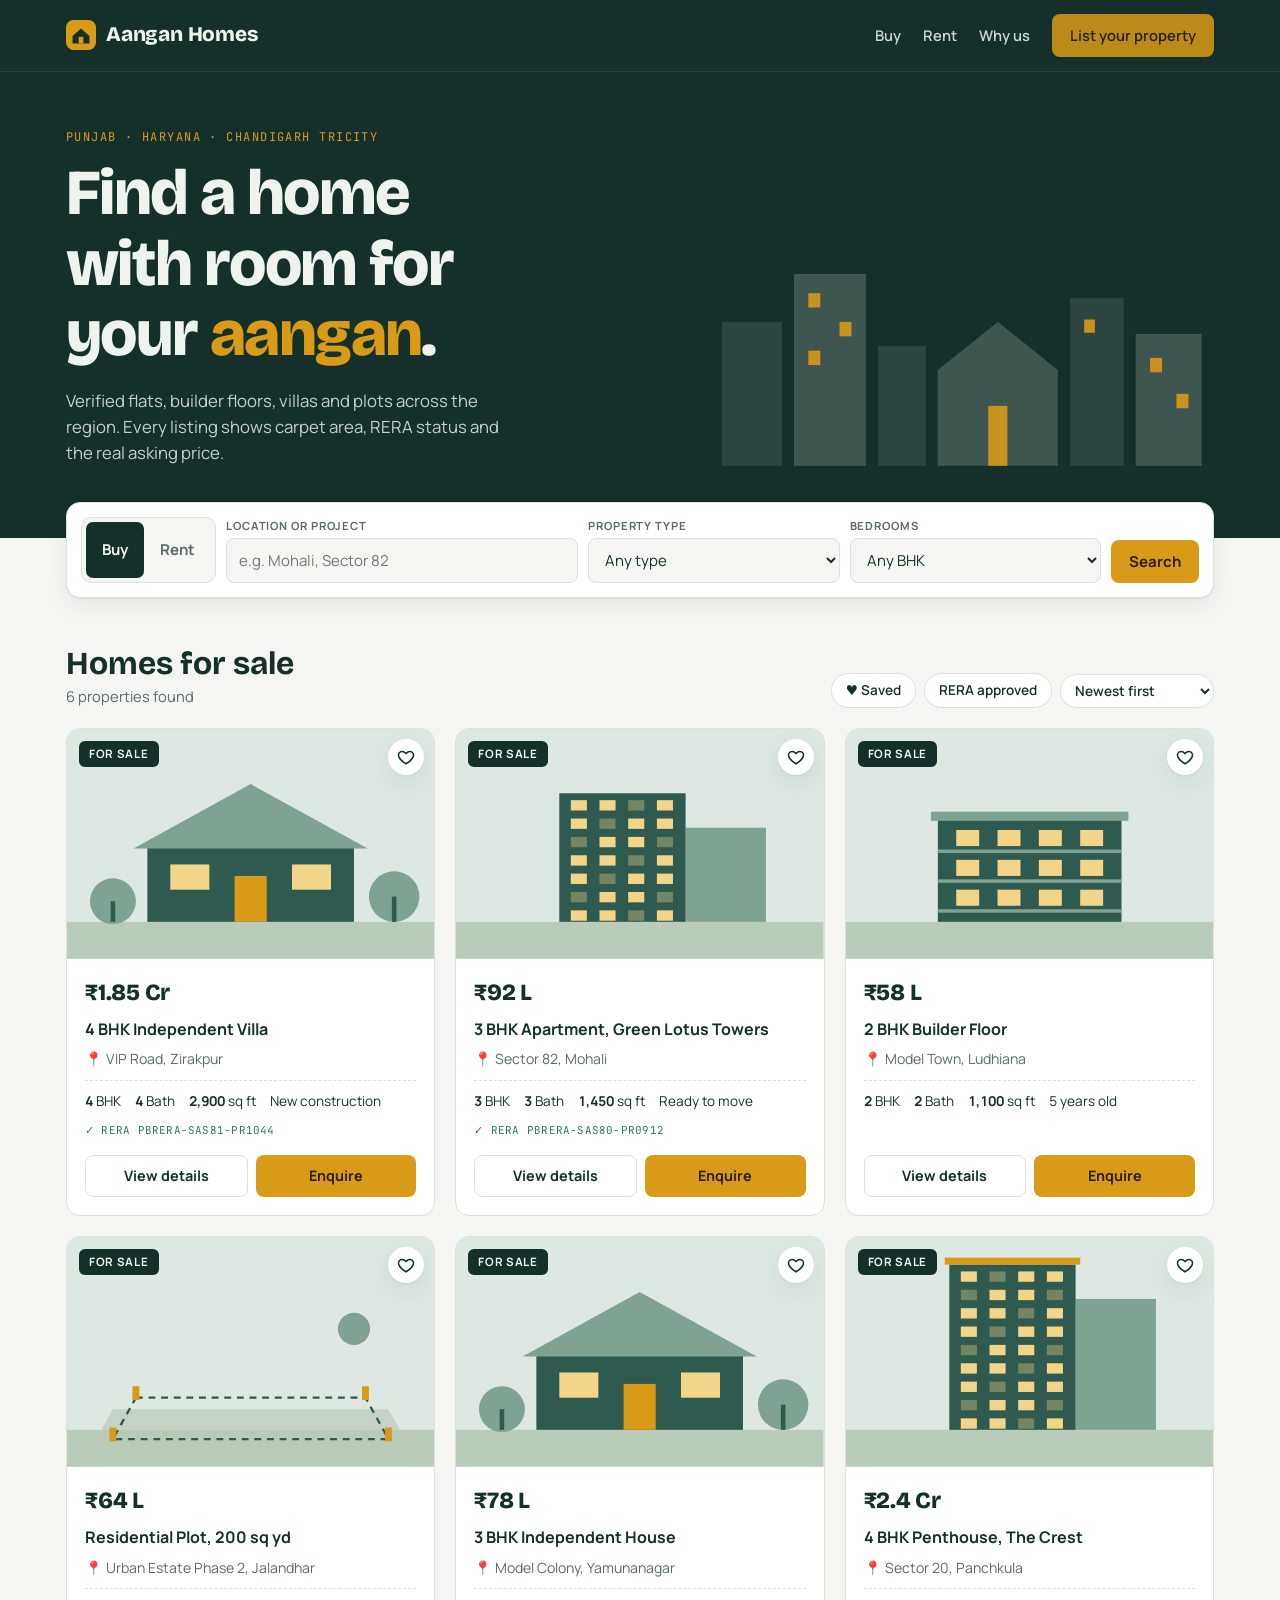
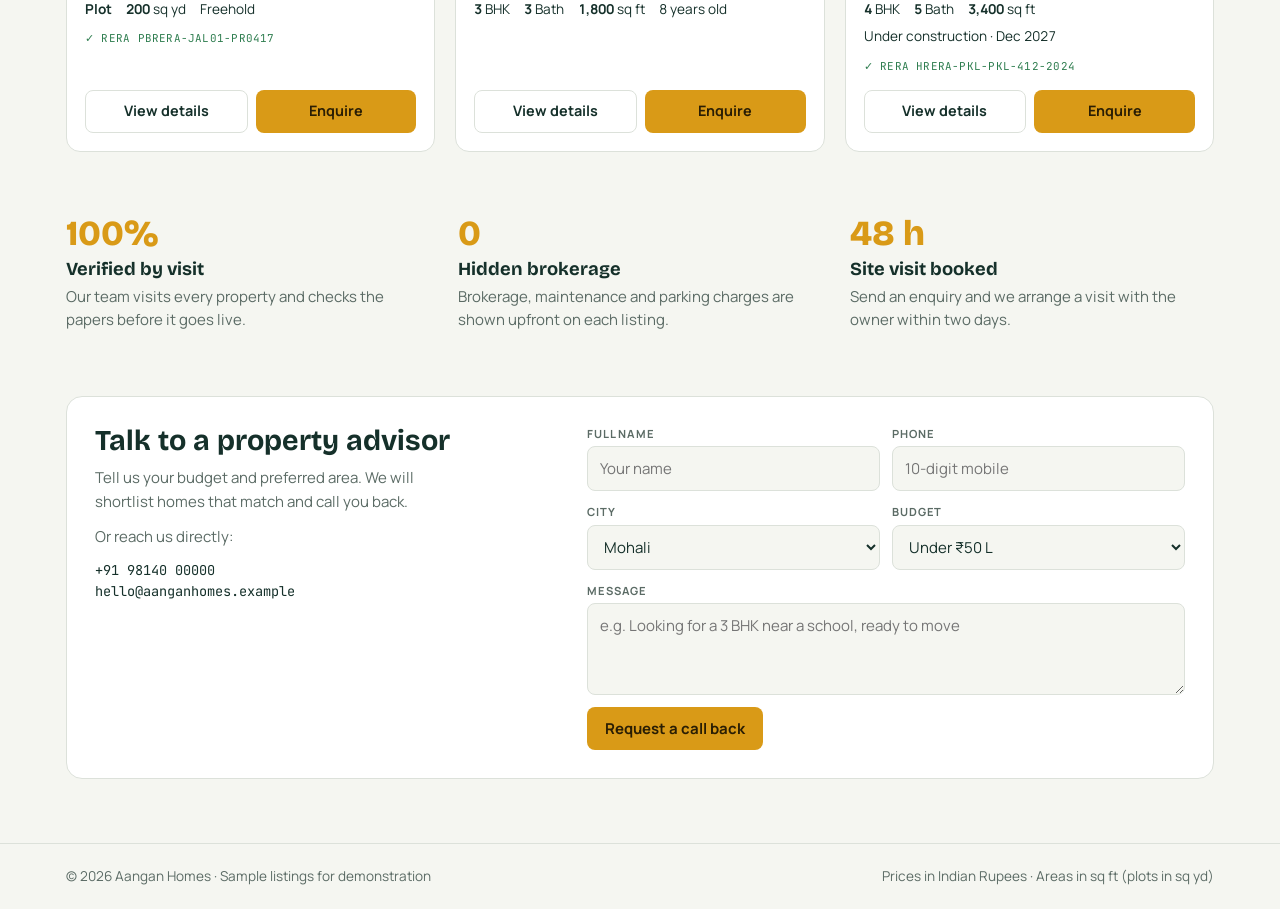
<file: index.html>
<!DOCTYPE html>
<html lang="en">
<head>
<meta charset="utf-8">
<meta name="viewport" content="width=device-width, initial-scale=1, viewport-fit=cover">
<title>Aangan Homes</title>
<link rel="preconnect" href="https://fonts.googleapis.com">
<link rel="stylesheet" href="https://fonts.googleapis.com/css2?family=Bricolage+Grotesque:opsz,wght@12..96,500;12..96,700;12..96,800&family=Manrope:wght@400;500;600;700&family=JetBrains+Mono:wght@500&display=swap">
<link rel="stylesheet" href="style.css">
</head>
<body>

<header class="top">
  <div class="wrap">
    <a class="logo" href="#top" aria-label="Aangan Homes home">
      <svg viewBox="0 0 32 32" aria-hidden="true"><rect width="32" height="32" rx="8" style="fill:var(--accent)"/><path d="M7 17 16 9l9 8v8H7z" style="fill:var(--deep)"/><rect x="13.5" y="18" width="5" height="7" style="fill:var(--accent)"/></svg>
      Aangan Homes
    </a>
    <nav class="links">
      <a href="#listings" data-mode="buy">Buy</a>
      <a href="#listings" data-mode="rent">Rent</a>
      <a href="#why">Why us</a>
      <a class="btn" href="#enquire">List your property</a>
    </nav>
  </div>
</header>

<section class="hero" id="top">
  <div class="wrap">
    <div>
      <div class="eyebrow">Punjab · Haryana · Chandigarh Tricity</div>
      <h1>Find a home with room for your <em>aangan</em>.</h1>
      <p class="lede">Verified flats, builder floors, villas and plots across the region. Every listing shows carpet area, RERA status and the real asking price.</p>
    </div>
    <svg class="skyline" viewBox="0 0 420 200" aria-hidden="true">
      <rect class="s1" x="10" y="80" width="50" height="120"/><rect class="s2" x="70" y="40" width="60" height="160"/>
      <rect class="s1" x="140" y="100" width="40" height="100"/><path class="s2" d="M190 200V120l50-40 50 40v80z"/>
      <rect class="s1" x="300" y="60" width="45" height="140"/><rect class="s2" x="355" y="90" width="55" height="110"/>
      <rect class="sw" x="82" y="56" width="10" height="12"/><rect class="sw" x="108" y="80" width="10" height="12"/><rect class="sw" x="82" y="104" width="10" height="12"/>
      <rect class="sw" x="232" y="150" width="16" height="50"/><rect class="sw" x="312" y="78" width="9" height="11"/><rect class="sw" x="367" y="110" width="10" height="12"/><rect class="sw" x="389" y="140" width="10" height="12"/>
    </svg>
  </div>
</section>

<div class="search wrap">
  <form id="searchForm" role="search">
    <div class="seg" role="group" aria-label="Buy or rent">
      <button type="button" id="segBuy" aria-pressed="true" data-mode="buy">Buy</button>
      <button type="button" id="segRent" aria-pressed="false" data-mode="rent">Rent</button>
    </div>
    <div class="field q">
      <label for="q">Location or project</label>
      <input id="q" type="search" placeholder="e.g. Mohali, Sector 82">
    </div>
    <div class="field">
      <label for="type">Property type</label>
      <select id="type">
        <option value="">Any type</option>
        <option value="apartment">Apartment</option>
        <option value="floor">Builder floor</option>
        <option value="villa">Villa / House</option>
        <option value="plot">Plot</option>
      </select>
    </div>
    <div class="field">
      <label for="bhk">Bedrooms</label>
      <select id="bhk">
        <option value="">Any BHK</option>
        <option value="1">1 BHK</option>
        <option value="2">2 BHK</option>
        <option value="3">3 BHK</option>
        <option value="4">4+ BHK</option>
      </select>
    </div>
    <button class="btn" type="submit">Search</button>
  </form>
</div>

<main>
  <section class="listings wrap" id="listings">
    <div class="bar">
      <div>
        <h2 id="listTitle">Homes for sale</h2>
        <div class="count" id="count" aria-live="polite"></div>
      </div>
      <div class="chips">
        <button class="chip" id="favOnly" aria-pressed="false">♥ Saved</button>
        <button class="chip" id="reraOnly" aria-pressed="false">RERA approved</button>
        <select id="sort" aria-label="Sort listings">
          <option value="new">Newest first</option>
          <option value="low">Price: low to high</option>
          <option value="high">Price: high to low</option>
          <option value="area">Largest area</option>
        </select>
      </div>
    </div>
    <div class="grid" id="grid"></div>
  </section>

  <section class="why wrap" id="why">
    <div class="cols">
      <div><div class="k">100%</div><h3>Verified by visit</h3><p>Our team visits every property and checks the papers before it goes live.</p></div>
      <div><div class="k">0</div><h3>Hidden brokerage</h3><p>Brokerage, maintenance and parking charges are shown upfront on each listing.</p></div>
      <div><div class="k">48 h</div><h3>Site visit booked</h3><p>Send an enquiry and we arrange a visit with the owner within two days.</p></div>
    </div>
  </section>

  <section class="enquire wrap" id="enquire">
    <div class="enq">
      <div>
        <h2>Talk to a property advisor</h2>
        <p>Tell us your budget and preferred area. We will shortlist homes that match and call you back.</p>
        <p>Or reach us directly:</p>
        <div class="contact">+91 98140 00000<br>hello@aanganhomes.example</div>
      </div>
      <form id="enqForm" novalidate>
        <div class="field"><label for="ename">Full name</label><input id="ename" required placeholder="Your name"></div>
        <div class="field"><label for="ephone">Phone</label><input id="ephone" type="tel" required placeholder="10-digit mobile" inputmode="numeric"></div>
        <div class="field"><label for="ecity">City</label><select id="ecity"><option>Mohali</option><option>Chandigarh</option><option>Ludhiana</option><option>Jalandhar</option><option>Phagwara</option><option>Panchkula</option><option>Zirakpur</option><option>Yamunanagar</option></select></div>
        <div class="field"><label for="ebudget">Budget</label><select id="ebudget"><option>Under ₹50 L</option><option>₹50 L – ₹1 Cr</option><option>₹1 Cr – ₹2 Cr</option><option>Above ₹2 Cr</option><option>Rental</option></select></div>
        <div class="field full"><label for="emsg">Message</label><textarea id="emsg" rows="3" placeholder="e.g. Looking for a 3 BHK near a school, ready to move"></textarea></div>
        <div class="full"><button class="btn" type="submit">Request a call back</button></div>
      </form>
    </div>
  </section>
</main>

<footer>
  <div class="wrap">
    <span>© 2026 Aangan Homes · Sample listings for demonstration</span>
    <span>Prices in Indian Rupees · Areas in sq ft (plots in sq yd)</span>
  </div>
</footer>

<div class="overlay" id="overlay" hidden>
  <div class="modal" role="dialog" aria-modal="true" aria-labelledby="mTitle" id="modal"></div>
</div>
<div class="toast" id="toast" hidden role="status"></div>

<script src="script.js"></script>
</body>
</html>
</file>
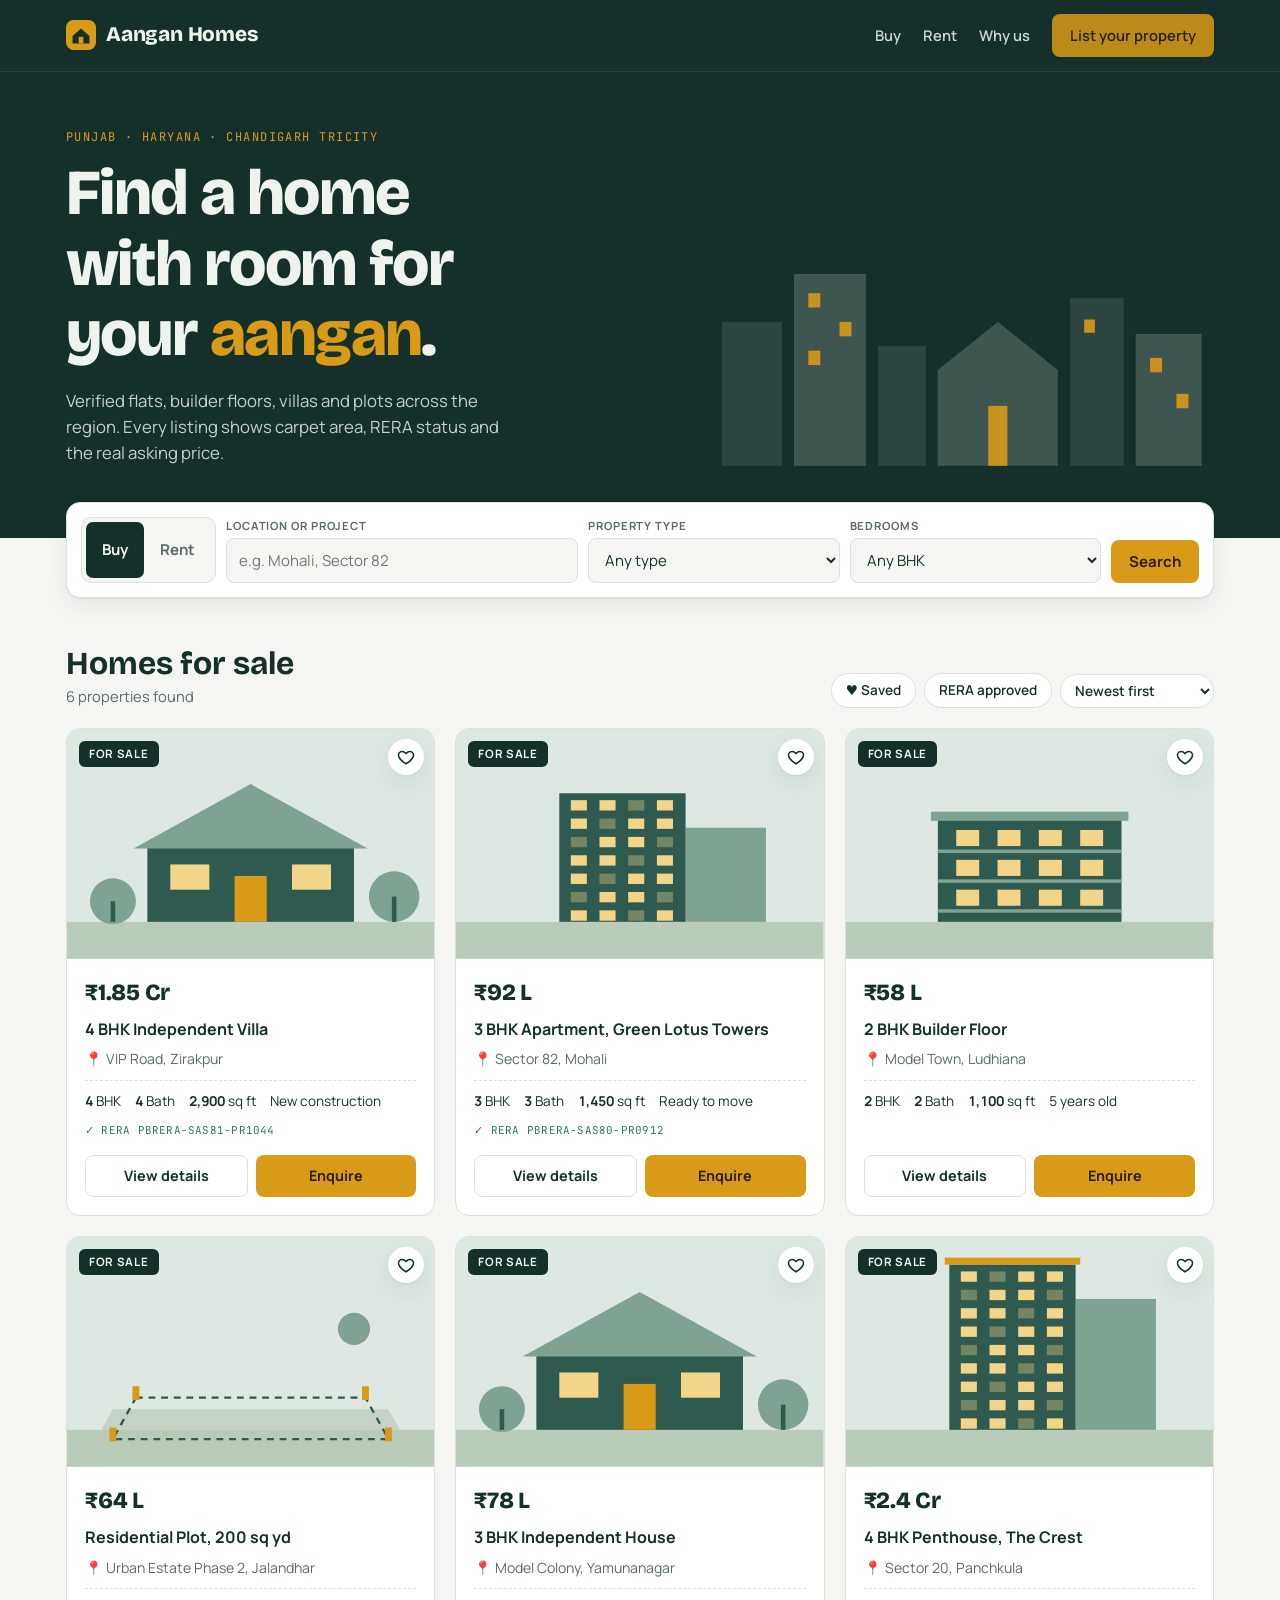
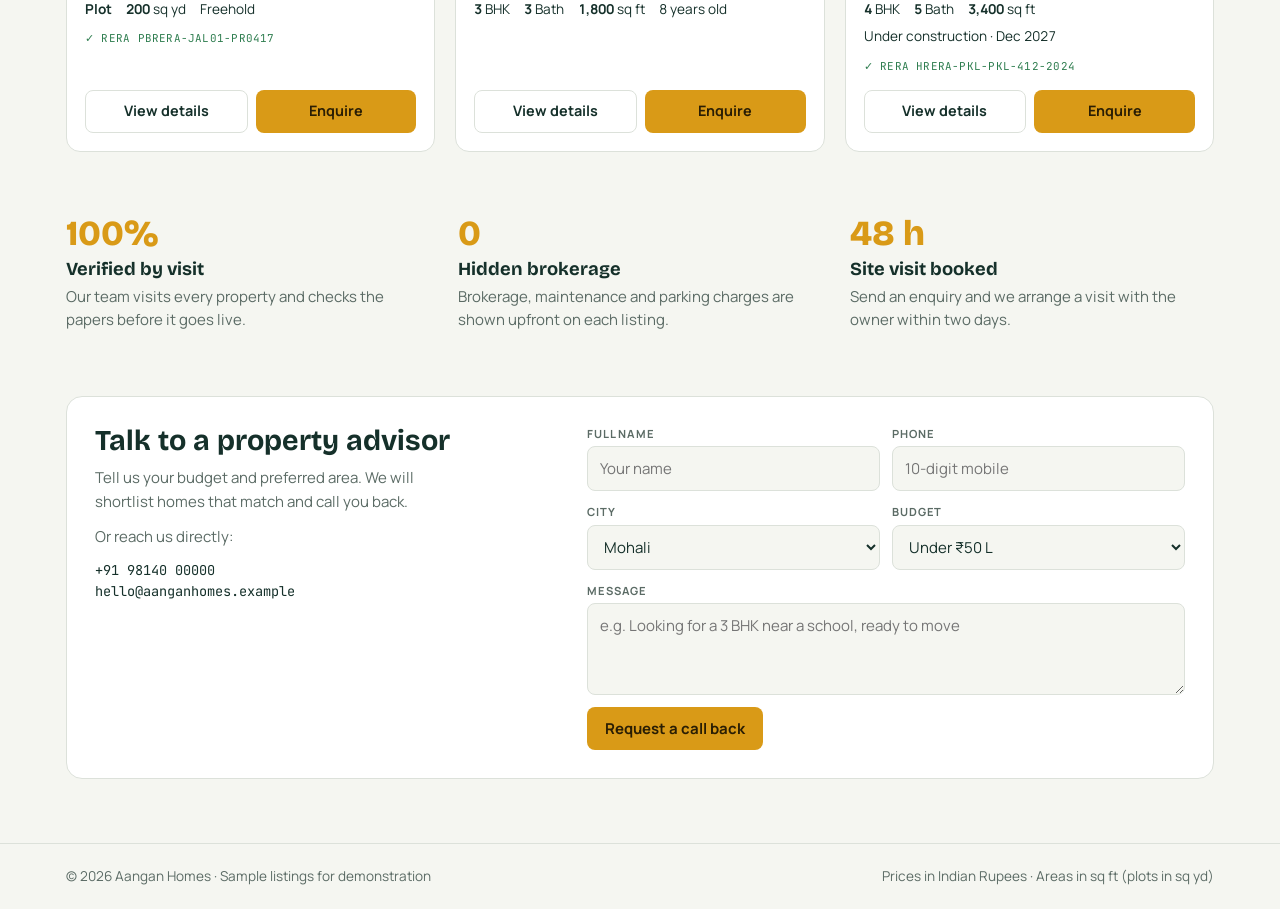
<file: aangan-homes.html>
<!DOCTYPE html>
<html lang="en"><head><meta charset="utf-8"><meta name="viewport" content="width=device-width, initial-scale=1">
<title>Aangan Homes</title>
<meta name="claude:viewport-fit-sides" content="cover">
<link rel="preconnect" href="https://fonts.googleapis.com">
<link rel="stylesheet" href="https://fonts.googleapis.com/css2?family=Bricolage+Grotesque:opsz,wght@12..96,500;12..96,700;12..96,800&family=Manrope:wght@400;500;600;700&family=JetBrains+Mono:wght@500&display=swap">
<style>
/* Layout: sticky header, search-led hero, filter bar + card grid, detail modal with EMI calculator, enquiry form */
:root {
  --paper: #F5F6F1;
  --surface: #FFFFFF;
  --ink: #15302A;
  --muted: #5B6B65;
  --line: #DCE1DA;
  --accent: #D99A17;      /* marigold */
  --accent-ink: #2A1E04;
  --deep: #15302A;        /* hero band */
  --deep-fg: #EEF3EE;
  --sky: #DDE8E2;
  --bldg: #2F5A4F;
  --bldg-2: #7FA393;
  --win: #F3D58A;
  --ground: #B9CBB9;
  --ok: #2E7D4F;
  --shadow: 0 1px 2px rgba(21,48,42,.06), 0 8px 24px rgba(21,48,42,.07);
  --f-display: "Bricolage Grotesque", "Segoe UI", system-ui, sans-serif;
  --f-body: "Manrope", system-ui, -apple-system, "Segoe UI", sans-serif;
  --f-mono: "JetBrains Mono", ui-monospace, Menlo, monospace;
}
@media (prefers-color-scheme: dark) {
  :root:not([data-theme="light"]) {
    --paper: #0F1714; --surface: #17221E; --ink: #E6EEE9; --muted: #9AAEA5; --line: #2A3A34;
    --accent: #E8AE33; --accent-ink: #1E1503; --deep: #0A1310; --deep-fg: #E6EEE9;
    --sky: #1C2C27; --bldg: #4C8574; --bldg-2: #2E4A41; --win: #E8C266; --ground: #24382F;
    --ok: #5FC08A; --shadow: 0 1px 2px rgba(0,0,0,.3), 0 8px 24px rgba(0,0,0,.25);
    color-scheme: dark;
  }
}
:root[data-theme="dark"] {
  --paper: #0F1714; --surface: #17221E; --ink: #E6EEE9; --muted: #9AAEA5; --line: #2A3A34;
  --accent: #E8AE33; --accent-ink: #1E1503; --deep: #0A1310; --deep-fg: #E6EEE9;
  --sky: #1C2C27; --bldg: #4C8574; --bldg-2: #2E4A41; --win: #E8C266; --ground: #24382F;
  --ok: #5FC08A; --shadow: 0 1px 2px rgba(0,0,0,.3), 0 8px 24px rgba(0,0,0,.25);
  color-scheme: dark;
}

* { box-sizing: border-box; }
[hidden] { display: none !important; }
body { margin: 0; }
body { background: var(--paper); color: var(--ink); font-family: var(--f-body); font-size: 15px; line-height: 1.55; }
body::before { content: ""; position: fixed; inset: 0 0 auto; height: env(safe-area-inset-top, 0px); z-index: 10; background: var(--deep); }
h1, h2, h3 { font-family: var(--f-display); text-wrap: balance; margin: 0; line-height: 1.1; }
a { color: inherit; }
button, input, select, textarea { font: inherit; color: inherit; }
:focus-visible { outline: 2px solid var(--accent); outline-offset: 2px; }
.wrap { max-width: 1180px; margin: 0 auto; padding-left: max(16px, env(safe-area-inset-left, 0px)); padding-right: max(16px, env(safe-area-inset-right, 0px)); }

/* Header */
header.top { position: sticky; top: env(safe-area-inset-top, 0px); z-index: 20; background: var(--deep); color: var(--deep-fg); border-bottom: 1px solid rgba(255,255,255,.08); }
header.top .wrap { display: flex; align-items: center; justify-content: space-between; gap: 16px; padding-block: 14px; }
.logo { display: flex; align-items: center; gap: 10px; font-family: var(--f-display); font-weight: 800; font-size: 1.3rem; text-decoration: none; letter-spacing: -.01em; }
.logo svg { width: 30px; height: 30px; }
nav.links { display: flex; gap: 22px; align-items: center; }
nav.links a { text-decoration: none; opacity: .85; font-weight: 600; font-size: .92rem; }
nav.links a:hover { opacity: 1; color: var(--accent); }
.btn { border: 0; border-radius: 8px; padding: 10px 18px; font-weight: 700; cursor: pointer; background: var(--accent); color: var(--accent-ink); text-decoration: none; display: inline-flex; align-items: center; gap: 8px; }
.btn:hover { filter: brightness(1.06); }
.btn.ghost { background: transparent; color: var(--ink); border: 1px solid var(--line); }
@media (max-width: 720px) { nav.links a:not(.btn) { display: none; } }

/* Hero */
.hero { background: var(--deep); color: var(--deep-fg); position: relative; overflow: hidden; }
.hero .wrap { padding-block: 56px 72px; display: grid; grid-template-columns: 1.2fr 1fr; gap: 40px; align-items: end; }
.eyebrow { font-family: var(--f-mono); font-size: .75rem; letter-spacing: .12em; text-transform: uppercase; color: var(--accent); }
.hero h1 { font-size: clamp(2.2rem, 5.5vw, 4rem); font-weight: 800; letter-spacing: -.025em; margin-top: 12px; }
.hero h1 em { font-style: normal; color: var(--accent); }
.hero p.lede { max-width: 46ch; opacity: .82; font-size: 1.05rem; margin: 18px 0 0; }
.skyline { width: 100%; height: auto; max-width: 100%; display: block; }
.skyline .s1 { fill: rgba(255,255,255,.10); } .skyline .s2 { fill: rgba(255,255,255,.18); } .skyline .sw { fill: var(--accent); opacity: .9; }
@media (max-width: 820px) { .hero .wrap { grid-template-columns: 1fr; padding-block: 40px 64px; } .skyline { max-width: 420px; } }

/* Search */
.search { margin-top: -36px; position: relative; z-index: 2; }
.search form { background: var(--surface); border: 1px solid var(--line); border-radius: 14px; box-shadow: var(--shadow); padding: 14px; display: grid; grid-template-columns: auto 1.4fr 1fr 1fr auto; gap: 10px; align-items: end; }
.seg { display: inline-flex; background: var(--paper); border-radius: 10px; padding: 4px; border: 1px solid var(--line); align-self: stretch; }
.seg button { border: 0; background: transparent; padding: 8px 16px; border-radius: 7px; font-weight: 700; cursor: pointer; color: var(--muted); }
.seg button[aria-pressed="true"] { background: var(--deep); color: var(--deep-fg); }
.field { display: grid; gap: 4px; min-width: 0; }
.field label { font-size: .7rem; font-weight: 700; letter-spacing: .08em; text-transform: uppercase; color: var(--muted); }
.field input, .field select, .field textarea { width: 100%; border: 1px solid var(--line); background: var(--paper); border-radius: 8px; padding: 10px 12px; }
@media (max-width: 900px) { .search form { grid-template-columns: 1fr 1fr; } .search .seg { grid-column: 1 / -1; justify-self: start; } .search .btn { grid-column: 1 / -1; justify-content: center; } .search .field.q { grid-column: 1 / -1; } }

/* Listings */
section.listings { padding-block: 48px 24px; }
.bar { display: flex; flex-wrap: wrap; justify-content: space-between; align-items: end; gap: 16px; margin-bottom: 20px; }
.bar h2 { font-size: clamp(1.5rem, 3vw, 2rem); }
.bar .count { color: var(--muted); font-size: .92rem; margin-top: 4px; }
.chips { display: flex; flex-wrap: wrap; gap: 8px; align-items: center; }
.chip { border: 1px solid var(--line); background: var(--surface); padding: 6px 14px; border-radius: 999px; font-weight: 600; font-size: .85rem; cursor: pointer; }
.chip[aria-pressed="true"] { background: var(--ink); color: var(--paper); border-color: var(--ink); }
.chips select { border: 1px solid var(--line); background: var(--surface); padding: 6px 10px; border-radius: 999px; font-weight: 600; font-size: .85rem; }

.grid { display: grid; grid-template-columns: repeat(auto-fill, minmax(min(100%, 300px), 1fr)); gap: 20px; }
.card { background: var(--surface); border: 1px solid var(--line); border-radius: 14px; overflow: hidden; display: flex; flex-direction: column; transition: transform .2s ease, box-shadow .2s ease; }
.card:hover { transform: translateY(-3px); box-shadow: var(--shadow); }
.thumb { position: relative; aspect-ratio: 16 / 10; max-width: 100%; background: var(--sky); }
.thumb svg { width: 100%; height: 100%; display: block; }
.tag { position: absolute; top: 12px; left: 12px; background: var(--deep); color: var(--deep-fg); font-size: .72rem; font-weight: 700; letter-spacing: .06em; text-transform: uppercase; padding: 4px 10px; border-radius: 6px; }
.tag.rent { background: var(--accent); color: var(--accent-ink); }
.fav { position: absolute; top: 10px; right: 10px; width: 36px; height: 36px; border-radius: 50%; border: 0; background: var(--surface); display: grid; place-items: center; cursor: pointer; box-shadow: var(--shadow); }
.fav svg { width: 18px; height: 18px; fill: none; stroke: var(--ink); stroke-width: 2; }
.fav[aria-pressed="true"] svg { fill: #D64545; stroke: #D64545; }
.body { padding: 16px 18px 18px; display: flex; flex-direction: column; gap: 10px; flex: 1; }
.price { font-family: var(--f-display); font-weight: 800; font-size: 1.45rem; letter-spacing: -.01em; }
.price small { font-family: var(--f-body); font-weight: 600; font-size: .8rem; color: var(--muted); }
.card h3 { font-family: var(--f-body); font-size: 1rem; font-weight: 700; }
.loc { color: var(--muted); font-size: .88rem; display: flex; gap: 6px; align-items: center; }
.specs { display: flex; flex-wrap: wrap; gap: 6px 14px; padding-top: 10px; border-top: 1px dashed var(--line); font-size: .85rem; font-variant-numeric: tabular-nums; }
.specs span b { font-weight: 700; }
.rera { font-family: var(--f-mono); font-size: .68rem; color: var(--ok); letter-spacing: .02em; }
.card .actions { margin-top: auto; display: flex; gap: 8px; padding-top: 6px; }
.card .actions .btn { flex: 1; justify-content: center; padding: 9px 12px; font-size: .9rem; }
.empty { grid-column: 1 / -1; text-align: center; padding: 48px 16px; border: 1px dashed var(--line); border-radius: 14px; color: var(--muted); }

/* Why + enquiry */
section.why { padding-block: 40px; }
.why .cols { display: grid; grid-template-columns: repeat(3, 1fr); gap: 28px; }
.why h3 { font-size: 1.15rem; margin-bottom: 6px; }
.why p { margin: 0; color: var(--muted); }
.why .k { font-family: var(--f-display); font-size: 2.2rem; font-weight: 800; color: var(--accent); line-height: 1; margin-bottom: 8px; }
@media (max-width: 720px) { .why .cols { grid-template-columns: 1fr; } }

section.enquire { padding-block: 24px 64px; }
.enq { background: var(--surface); border: 1px solid var(--line); border-radius: 16px; padding: 28px; display: grid; grid-template-columns: 1fr 1.3fr; gap: 32px; }
.enq h2 { font-size: 1.8rem; margin-bottom: 10px; }
.enq p { color: var(--muted); margin: 0 0 12px; max-width: 40ch; }
.enq form { display: grid; grid-template-columns: 1fr 1fr; gap: 12px; }
.enq form .full { grid-column: 1 / -1; }
.enq .contact { font-family: var(--f-mono); font-size: .85rem; user-select: all; }
@media (max-width: 760px) { .enq { grid-template-columns: 1fr; padding: 20px; } .enq form { grid-template-columns: 1fr; } }

footer { border-top: 1px solid var(--line); color: var(--muted); font-size: .85rem; }
footer .wrap { padding-block: 22px; display: flex; flex-wrap: wrap; justify-content: space-between; gap: 10px; }

/* Modal */
.overlay { position: fixed; inset: 0; background: rgba(8,16,13,.6); z-index: 50; display: grid; place-items: center; padding: max(16px, env(safe-area-inset-top, 0px)) max(16px, env(safe-area-inset-right, 0px)) max(16px, env(safe-area-inset-bottom, 0px)) max(16px, env(safe-area-inset-left, 0px)); }
.modal { background: var(--surface); border-radius: 16px; width: min(760px, 100%); max-height: 100%; overflow: auto; position: relative; }
.modal .thumb { aspect-ratio: 16 / 7; }
.modal .close { position: absolute; top: 12px; right: 12px; z-index: 2; width: 36px; height: 36px; border-radius: 50%; border: 0; background: var(--surface); cursor: pointer; font-size: 1.2rem; box-shadow: var(--shadow); }
.modal .inner { padding: 22px 24px 26px; display: grid; gap: 16px; }
.modal h2 { font-size: 1.6rem; }
.facts { display: grid; grid-template-columns: repeat(4, 1fr); gap: 1px; background: var(--line); border: 1px solid var(--line); border-radius: 10px; overflow: hidden; }
.facts div { background: var(--surface); padding: 10px 12px; }
.facts dt { font-size: .68rem; text-transform: uppercase; letter-spacing: .08em; color: var(--muted); font-weight: 700; }
.facts dd { margin: 2px 0 0; font-weight: 700; font-variant-numeric: tabular-nums; }
@media (max-width: 560px) { .facts { grid-template-columns: repeat(2, 1fr); } }
.amen { display: flex; flex-wrap: wrap; gap: 6px; }
.amen span { background: var(--paper); border: 1px solid var(--line); padding: 4px 10px; border-radius: 6px; font-size: .82rem; }
.emi { background: var(--paper); border: 1px solid var(--line); border-radius: 12px; padding: 16px; display: grid; gap: 12px; }
.emi h3 { font-size: 1.05rem; }
.emi .row { display: grid; grid-template-columns: repeat(3, 1fr); gap: 10px; }
@media (max-width: 560px) { .emi .row { grid-template-columns: 1fr; } }
.emi output { font-family: var(--f-display); font-size: 1.6rem; font-weight: 800; font-variant-numeric: tabular-nums; }
.emi .note { font-size: .8rem; color: var(--muted); }

.toast { position: fixed; left: 50%; bottom: calc(20px + env(safe-area-inset-bottom, 0px)); transform: translateX(-50%); background: var(--ink); color: var(--paper); padding: 12px 18px; border-radius: 10px; font-weight: 600; z-index: 60; max-width: calc(100% - 32px); }

/* Illustration */
.ill-sky { fill: var(--sky); } .ill-b { fill: var(--bldg); } .ill-b2 { fill: var(--bldg-2); } .ill-w { fill: var(--win); } .ill-g { fill: var(--ground); } .ill-a { fill: var(--accent); } .ill-l { stroke: var(--bldg); stroke-width: 2; fill: none; stroke-dasharray: 6 5; }

@media (prefers-reduced-motion: reduce) { .card, .card:hover { transition: none; transform: none; } }
</style>
</head><body>

<header class="top">
  <div class="wrap">
    <a class="logo" href="#top" aria-label="Aangan Homes home">
      <svg viewBox="0 0 32 32" aria-hidden="true"><rect width="32" height="32" rx="8" style="fill:var(--accent)"/><path d="M7 17 16 9l9 8v8H7z" style="fill:var(--deep)"/><rect x="13.5" y="18" width="5" height="7" style="fill:var(--accent)"/></svg>
      Aangan Homes
    </a>
    <nav class="links">
      <a href="#listings" data-mode="buy">Buy</a>
      <a href="#listings" data-mode="rent">Rent</a>
      <a href="#why">Why us</a>
      <a class="btn" href="#enquire">List your property</a>
    </nav>
  </div>
</header>

<section class="hero" id="top">
  <div class="wrap">
    <div>
      <div class="eyebrow">Punjab · Haryana · Chandigarh Tricity</div>
      <h1>Find a home with room for your <em>aangan</em>.</h1>
      <p class="lede">Verified flats, builder floors, villas and plots across the region. Every listing shows carpet area, RERA status and the real asking price.</p>
    </div>
    <svg class="skyline" viewBox="0 0 420 200" aria-hidden="true">
      <rect class="s1" x="10" y="80" width="50" height="120"/><rect class="s2" x="70" y="40" width="60" height="160"/>
      <rect class="s1" x="140" y="100" width="40" height="100"/><path class="s2" d="M190 200V120l50-40 50 40v80z"/>
      <rect class="s1" x="300" y="60" width="45" height="140"/><rect class="s2" x="355" y="90" width="55" height="110"/>
      <rect class="sw" x="82" y="56" width="10" height="12"/><rect class="sw" x="108" y="80" width="10" height="12"/><rect class="sw" x="82" y="104" width="10" height="12"/>
      <rect class="sw" x="232" y="150" width="16" height="50"/><rect class="sw" x="312" y="78" width="9" height="11"/><rect class="sw" x="367" y="110" width="10" height="12"/><rect class="sw" x="389" y="140" width="10" height="12"/>
    </svg>
  </div>
</section>

<div class="search wrap">
  <form id="searchForm" role="search">
    <div class="seg" role="group" aria-label="Buy or rent">
      <button type="button" id="segBuy" aria-pressed="true" data-mode="buy">Buy</button>
      <button type="button" id="segRent" aria-pressed="false" data-mode="rent">Rent</button>
    </div>
    <div class="field q">
      <label for="q">Location or project</label>
      <input id="q" type="search" placeholder="e.g. Mohali, Sector 82">
    </div>
    <div class="field">
      <label for="type">Property type</label>
      <select id="type">
        <option value="">Any type</option>
        <option value="apartment">Apartment</option>
        <option value="floor">Builder floor</option>
        <option value="villa">Villa / House</option>
        <option value="plot">Plot</option>
      </select>
    </div>
    <div class="field">
      <label for="bhk">Bedrooms</label>
      <select id="bhk">
        <option value="">Any BHK</option>
        <option value="1">1 BHK</option>
        <option value="2">2 BHK</option>
        <option value="3">3 BHK</option>
        <option value="4">4+ BHK</option>
      </select>
    </div>
    <button class="btn" type="submit">Search</button>
  </form>
</div>

<main>
  <section class="listings wrap" id="listings">
    <div class="bar">
      <div>
        <h2 id="listTitle">Homes for sale</h2>
        <div class="count" id="count" aria-live="polite"></div>
      </div>
      <div class="chips">
        <button class="chip" id="favOnly" aria-pressed="false">♥ Saved</button>
        <button class="chip" id="reraOnly" aria-pressed="false">RERA approved</button>
        <select id="sort" aria-label="Sort listings">
          <option value="new">Newest first</option>
          <option value="low">Price: low to high</option>
          <option value="high">Price: high to low</option>
          <option value="area">Largest area</option>
        </select>
      </div>
    </div>
    <div class="grid" id="grid"></div>
  </section>

  <section class="why wrap" id="why">
    <div class="cols">
      <div><div class="k">100%</div><h3>Verified by visit</h3><p>Our team visits every property and checks the papers before it goes live.</p></div>
      <div><div class="k">0</div><h3>Hidden brokerage</h3><p>Brokerage, maintenance and parking charges are shown upfront on each listing.</p></div>
      <div><div class="k">48 h</div><h3>Site visit booked</h3><p>Send an enquiry and we arrange a visit with the owner within two days.</p></div>
    </div>
  </section>

  <section class="enquire wrap" id="enquire">
    <div class="enq">
      <div>
        <h2>Talk to a property advisor</h2>
        <p>Tell us your budget and preferred area. We will shortlist homes that match and call you back.</p>
        <p>Or reach us directly:</p>
        <div class="contact">+91 98140 00000<br>hello@aanganhomes.example</div>
      </div>
      <form id="enqForm" novalidate>
        <div class="field"><label for="ename">Full name</label><input id="ename" required placeholder="Your name"></div>
        <div class="field"><label for="ephone">Phone</label><input id="ephone" type="tel" required placeholder="10-digit mobile" inputmode="numeric"></div>
        <div class="field"><label for="ecity">City</label><select id="ecity"><option>Mohali</option><option>Chandigarh</option><option>Ludhiana</option><option>Jalandhar</option><option>Phagwara</option><option>Panchkula</option><option>Zirakpur</option><option>Yamunanagar</option></select></div>
        <div class="field"><label for="ebudget">Budget</label><select id="ebudget"><option>Under ₹50 L</option><option>₹50 L – ₹1 Cr</option><option>₹1 Cr – ₹2 Cr</option><option>Above ₹2 Cr</option><option>Rental</option></select></div>
        <div class="field full"><label for="emsg">Message</label><textarea id="emsg" rows="3" placeholder="e.g. Looking for a 3 BHK near a school, ready to move"></textarea></div>
        <div class="full"><button class="btn" type="submit">Request a call back</button></div>
      </form>
    </div>
  </section>
</main>

<footer>
  <div class="wrap">
    <span>© 2026 Aangan Homes · Sample listings for demonstration</span>
    <span>Prices in Indian Rupees · Areas in sq ft (plots in sq yd)</span>
  </div>
</footer>

<div class="overlay" id="overlay" hidden>
  <div class="modal" role="dialog" aria-modal="true" aria-labelledby="mTitle" id="modal"></div>
</div>
<div class="toast" id="toast" hidden role="status"></div>

<script>
const listings = [
  { id: 1, mode: "buy", type: "apartment", bhk: 3, title: "3 BHK Apartment, Green Lotus Towers", city: "Mohali", area: "Sector 82, Mohali", price: 9200000, size: 1450, unit: "sq ft", bath: 3, floor: "7 of 14", facing: "East", rera: "PBRERA-SAS80-PR0912", age: "Ready to move", amen: ["Covered parking", "Power backup", "Gym", "Club house", "24×7 security"], added: 9 },
  { id: 2, mode: "buy", type: "floor", bhk: 2, title: "2 BHK Builder Floor", city: "Ludhiana", area: "Model Town, Ludhiana", price: 5800000, size: 1100, unit: "sq ft", bath: 2, floor: "1 of 3", facing: "North", rera: "", age: "5 years old", amen: ["Modular kitchen", "Car parking", "Park facing"], added: 7 },
  { id: 3, mode: "buy", type: "villa", bhk: 4, title: "4 BHK Independent Villa", city: "Zirakpur", area: "VIP Road, Zirakpur", price: 18500000, size: 2900, unit: "sq ft", bath: 4, floor: "G + 2", facing: "North-East", rera: "PBRERA-SAS81-PR1044", age: "New construction", amen: ["Private lawn", "Terrace", "2 car parking", "Servant room", "Solar water heater"], added: 10 },
  { id: 4, mode: "rent", type: "apartment", bhk: 1, title: "1 BHK Furnished Studio", city: "Phagwara", area: "Near LPU, Phagwara", price: 12000, size: 520, unit: "sq ft", bath: 1, floor: "3 of 5", facing: "West", rera: "", age: "Furnished", amen: ["Wi-Fi", "AC", "Bed & wardrobe", "Power backup"], added: 8 },
  { id: 5, mode: "buy", type: "plot", bhk: 0, title: "Residential Plot, 200 sq yd", city: "Jalandhar", area: "Urban Estate Phase 2, Jalandhar", price: 6400000, size: 200, unit: "sq yd", bath: 0, floor: "—", facing: "South", rera: "PBRERA-JAL01-PR0417", age: "Freehold", amen: ["Gated colony", "Corner plot", "30 ft road"], added: 5 },
  { id: 6, mode: "rent", type: "apartment", bhk: 2, title: "2 BHK Apartment, Skyline Residency", city: "Mohali", area: "Sector 70, Mohali", price: 22000, size: 1050, unit: "sq ft", bath: 2, floor: "4 of 10", facing: "East", rera: "PBRERA-SAS80-PR0388", age: "Semi-furnished", amen: ["Lift", "Covered parking", "Children's play area"], added: 6 },
  { id: 7, mode: "buy", type: "villa", bhk: 3, title: "3 BHK Independent House", city: "Yamunanagar", area: "Model Colony, Yamunanagar", price: 7800000, size: 1800, unit: "sq ft", bath: 3, floor: "G + 1", facing: "East", rera: "", age: "8 years old", amen: ["Courtyard", "Car porch", "Borewell"], added: 4 },
  { id: 8, mode: "buy", type: "apartment", bhk: 4, title: "4 BHK Penthouse, The Crest", city: "Panchkula", area: "Sector 20, Panchkula", price: 24000000, size: 3400, unit: "sq ft", bath: 5, floor: "15 of 15", facing: "North", rera: "HRERA-PKL-PKL-412-2024", age: "Under construction · Dec 2027", amen: ["Private terrace", "Jacuzzi", "3 car parking", "Club house", "Pool"], added: 3 },
  { id: 9, mode: "rent", type: "floor", bhk: 3, title: "3 BHK Builder Floor", city: "Ludhiana", area: "Sarabha Nagar, Ludhiana", price: 32000, size: 1600, unit: "sq ft", bath: 3, floor: "2 of 3", facing: "North", rera: "", age: "Unfurnished", amen: ["Lift", "Stilt parking", "Near market"], added: 2 },
  { id: 10, mode: "rent", type: "villa", bhk: 4, title: "4 BHK Kothi with Lawn", city: "Chandigarh", area: "Sector 8, Chandigarh", price: 95000, size: 3200, unit: "sq ft", bath: 4, floor: "G + 1", facing: "South", rera: "", age: "Semi-furnished", amen: ["Front lawn", "Servant quarter", "3 car parking"], added: 1 }
];

const state = { mode: "buy", q: "", type: "", bhk: "", fav: false, rera: false, sort: "new" };
let saved = new Set();
try { saved = new Set(JSON.parse(localStorage.getItem("aangan-saved") || "[]")); } catch (e) {}
function persist() { try { localStorage.setItem("aangan-saved", JSON.stringify([...saved])); } catch (e) {} }

const inr = n => n.toLocaleString("en-IN");
function fmtPrice(l) {
  if (l.mode === "rent") return `₹${inr(l.price)} <small>/ month</small>`;
  if (l.price >= 1e7) return `₹${+(l.price / 1e7).toFixed(2)} Cr`;
  return `₹${+(l.price / 1e5).toFixed(1)} L`;
}
const typeName = { apartment: "Apartment", floor: "Builder floor", villa: "Villa / House", plot: "Plot" };

/* Small drawn illustration per property type */
function illus(l) {
  const sky = `<rect class="ill-sky" width="320" height="200"/><rect class="ill-g" y="168" width="320" height="32"/>`;
  let s = "";
  if (l.type === "apartment") {
    const floors = l.bhk >= 4 ? 9 : 7, top = 168 - floors * 16;
    s += `<rect class="ill-b2" x="200" y="${top + 30}" width="70" height="${168 - top - 30}"/>`;
    s += `<rect class="ill-b" x="90" y="${top}" width="110" height="${168 - top}"/>`;
    for (let f = 0; f < floors; f++) for (let c = 0; c < 4; c++) s += `<rect class="ill-w" x="${100 + c * 25}" y="${top + 6 + f * 16}" width="14" height="9" opacity="${(f + c + l.id) % 3 ? 1 : .35}"/>`;
    if (l.bhk >= 4) s += `<rect class="ill-a" x="86" y="${top - 6}" width="118" height="6"/>`;
  } else if (l.type === "floor") {
    s += `<rect class="ill-b" x="80" y="78" width="160" height="90"/><rect class="ill-b2" x="74" y="72" width="172" height="8"/>`;
    for (let f = 0; f < 3; f++) { for (let c = 0; c < 4; c++) s += `<rect class="ill-w" x="${96 + c * 36}" y="${88 + f * 26}" width="20" height="14"/>`; s += `<rect class="ill-b2" x="80" y="${105 + f * 26}" width="160" height="3"/>`; }
  } else if (l.type === "villa") {
    s += `<rect class="ill-b" x="70" y="100" width="180" height="68"/><path class="ill-b2" d="M58 104 160 48l102 56z"/>`;
    s += `<rect class="ill-a" x="146" y="128" width="28" height="40"/><rect class="ill-w" x="90" y="118" width="34" height="22"/><rect class="ill-w" x="196" y="118" width="34" height="22"/>`;
    s += `<circle class="ill-b2" cx="40" cy="150" r="20"/><rect class="ill-b" x="38" y="150" width="4" height="18"/><circle class="ill-b2" cx="285" cy="146" r="22"/><rect class="ill-b" x="283" y="146" width="4" height="22"/>`;
  } else {
    s += `<path class="ill-g" d="M40 150 280 150 300 186 20 186z" opacity=".7"/><path class="ill-l" d="M60 140h200l20 36H40z"/>`;
    [[60,140],[260,140],[280,176],[40,176]].forEach(([x,y]) => s += `<rect class="ill-a" x="${x-3}" y="${y-10}" width="6" height="12"/>`);
    s += `<circle class="ill-b2" cx="250" cy="80" r="14"/>`;
  }
  return `<svg viewBox="0 0 320 200" preserveAspectRatio="xMidYMax slice" aria-hidden="true">${sky}${s}</svg>`;
}

function filtered() {
  const q = state.q.trim().toLowerCase();
  let out = listings.filter(l =>
    l.mode === state.mode &&
    (!q || (l.title + " " + l.area + " " + l.city).toLowerCase().includes(q)) &&
    (!state.type || l.type === state.type) &&
    (!state.bhk || (state.bhk === "4" ? l.bhk >= 4 : l.bhk === +state.bhk)) &&
    (!state.fav || saved.has(l.id)) &&
    (!state.rera || l.rera));
  const by = { new: (a, b) => b.added - a.added, low: (a, b) => a.price - b.price, high: (a, b) => b.price - a.price, area: (a, b) => (b.unit === "sq yd" ? b.size * 9 : b.size) - (a.unit === "sq yd" ? a.size * 9 : a.size) };
  return out.sort(by[state.sort]);
}

const heart = `<svg viewBox="0 0 24 24"><path d="M12 21s-7.5-4.6-9.5-9.2C1 8.3 3.2 4.5 6.9 4.5c2.1 0 3.6 1.1 5.1 2.9 1.5-1.8 3-2.9 5.1-2.9 3.7 0 5.9 3.8 4.4 7.3C19.5 16.4 12 21 12 21z"/></svg>`;

function render() {
  const items = filtered();
  document.getElementById("listTitle").textContent = state.mode === "buy" ? "Homes for sale" : "Homes for rent";
  document.getElementById("count").textContent = `${items.length} ${items.length === 1 ? "property" : "properties"} found`;
  const grid = document.getElementById("grid");
  if (!items.length) {
    grid.innerHTML = `<div class="empty"><h3>No homes match these filters</h3><p>Try a nearby city, a different BHK, or clear the Saved and RERA filters.</p></div>`;
    return;
  }
  grid.innerHTML = items.map(l => `
    <article class="card">
      <div class="thumb">${illus(l)}
        <span class="tag ${l.mode}">${l.mode === "buy" ? "For sale" : "For rent"}</span>
        <button class="fav" data-fav="${l.id}" aria-pressed="${saved.has(l.id)}" aria-label="Save ${l.title}">${heart}</button>
      </div>
      <div class="body">
        <div class="price">${fmtPrice(l)}</div>
        <h3>${l.title}</h3>
        <div class="loc">📍 ${l.area}</div>
        <div class="specs">
          ${l.bhk ? `<span><b>${l.bhk}</b> BHK</span><span><b>${l.bath}</b> Bath</span>` : `<span><b>${typeName[l.type]}</b></span>`}
          <span><b>${inr(l.size)}</b> ${l.unit}</span>
          <span>${l.age}</span>
        </div>
        ${l.rera ? `<div class="rera">✓ RERA ${l.rera}</div>` : ""}
        <div class="actions">
          <button class="btn ghost" data-open="${l.id}">View details</button>
          <button class="btn" data-enquire="${l.id}">Enquire</button>
        </div>
      </div>
    </article>`).join("");
}

/* Modal with EMI calculator */
const overlay = document.getElementById("overlay"), modal = document.getElementById("modal");
let lastFocus = null;
function openModal(id) {
  const l = listings.find(x => x.id === id);
  lastFocus = document.activeElement;
  const emiBlock = l.mode === "buy" ? `
    <div class="emi">
      <h3>Home loan EMI estimate</h3>
      <div class="row">
        <div class="field"><label for="emiLoan">Loan amount (₹)</label><input id="emiLoan" type="number" min="0" step="50000" value="${Math.round(l.price * 0.8)}"></div>
        <div class="field"><label for="emiRate">Interest rate (% p.a.)</label><input id="emiRate" type="number" min="1" max="20" step="0.05" value="8.5"></div>
        <div class="field"><label for="emiYears">Tenure (years)</label><input id="emiYears" type="number" min="1" max="30" value="20"></div>
      </div>
      <div><output id="emiOut"></output> <span class="note">per month</span></div>
      <div class="note" id="emiNote"></div>
    </div>` : `
    <div class="emi"><h3>Move-in cost</h3><div><output>₹${inr(l.price * 3)}</output> <span class="note">approx. (2 months deposit + 1 month rent)</span></div></div>`;
  modal.innerHTML = `
    <button class="close" id="closeModal" aria-label="Close">✕</button>
    <div class="thumb">${illus(l)}<span class="tag ${l.mode}">${l.mode === "buy" ? "For sale" : "For rent"}</span></div>
    <div class="inner">
      <div>
        <div class="price">${fmtPrice(l)}</div>
        <h2 id="mTitle">${l.title}</h2>
        <div class="loc">📍 ${l.area}</div>
      </div>
      <dl class="facts">
        <div><dt>Type</dt><dd>${typeName[l.type]}</dd></div>
        <div><dt>${l.unit === "sq yd" ? "Plot area" : "Carpet area"}</dt><dd>${inr(l.size)} ${l.unit}</dd></div>
        <div><dt>Floor</dt><dd>${l.floor}</dd></div>
        <div><dt>Facing</dt><dd>${l.facing}</dd></div>
        <div><dt>Bedrooms</dt><dd>${l.bhk || "—"}</dd></div>
        <div><dt>Bathrooms</dt><dd>${l.bath || "—"}</dd></div>
        <div><dt>Status</dt><dd>${l.age}</dd></div>
        <div><dt>${l.mode === "buy" ? "Price / sq ft" : "Rent / sq ft"}</dt><dd>₹${inr(Math.round(l.price / (l.unit === "sq yd" ? l.size * 9 : l.size)))}</dd></div>
      </dl>
      ${l.rera ? `<div class="rera">✓ RERA registration ${l.rera}</div>` : ""}
      <div class="amen">${l.amen.map(a => `<span>${a}</span>`).join("")}</div>
      ${emiBlock}
      <div style="display:flex;gap:10px;flex-wrap:wrap">
        <button class="btn" data-enquire="${l.id}">Book a site visit</button>
        <button class="btn ghost" data-fav="${l.id}" aria-pressed="${saved.has(l.id)}">${saved.has(l.id) ? "♥ Saved" : "♡ Save"}</button>
      </div>
    </div>`;
  overlay.hidden = false;
  document.body.style.overflow = "hidden";
  if (l.mode === "buy") { ["emiLoan", "emiRate", "emiYears"].forEach(i => document.getElementById(i).addEventListener("input", calcEmi)); calcEmi(); }
  document.getElementById("closeModal").focus();
}
function closeModal() { overlay.hidden = true; document.body.style.overflow = ""; if (lastFocus) lastFocus.focus(); }

function calcEmi() {
  const P = +document.getElementById("emiLoan").value || 0;
  const r = (+document.getElementById("emiRate").value || 0) / 12 / 100;
  const n = (+document.getElementById("emiYears").value || 0) * 12;
  let emi = 0;
  if (P > 0 && n > 0) emi = r === 0 ? P / n : P * r * Math.pow(1 + r, n) / (Math.pow(1 + r, n) - 1);
  document.getElementById("emiOut").textContent = "₹" + inr(Math.round(emi));
  document.getElementById("emiNote").textContent = n ? `Total interest ₹${inr(Math.round(emi * n - P))} over ${n / 12} years. Indicative only; your bank's rate may differ.` : "";
}

/* Toast */
let toastTimer;
function toast(msg) { const t = document.getElementById("toast"); t.textContent = msg; t.hidden = false; clearTimeout(toastTimer); toastTimer = setTimeout(() => t.hidden = true, 2800); }

/* Events */
function setMode(m) {
  state.mode = m;
  document.querySelectorAll(".seg button").forEach(b => b.setAttribute("aria-pressed", b.dataset.mode === m));
  render();
}
document.querySelectorAll("[data-mode]").forEach(b => b.addEventListener("click", () => setMode(b.dataset.mode)));
document.getElementById("searchForm").addEventListener("submit", e => {
  e.preventDefault();
  state.q = document.getElementById("q").value;
  state.type = document.getElementById("type").value;
  state.bhk = document.getElementById("bhk").value;
  render();
  document.getElementById("listings").scrollIntoView({ behavior: "smooth" });
});
["type", "bhk"].forEach(id => document.getElementById(id).addEventListener("change", e => { state[id] = e.target.value; render(); }));
document.getElementById("q").addEventListener("input", e => { state.q = e.target.value; render(); });
document.getElementById("sort").addEventListener("change", e => { state.sort = e.target.value; render(); });
["favOnly", "reraOnly"].forEach(id => document.getElementById(id).addEventListener("click", e => {
  const key = id === "favOnly" ? "fav" : "rera";
  state[key] = !state[key];
  e.currentTarget.setAttribute("aria-pressed", state[key]);
  render();
}));

document.addEventListener("click", e => {
  const fav = e.target.closest("[data-fav]"), open = e.target.closest("[data-open]"), enq = e.target.closest("[data-enquire]");
  if (fav) {
    const id = +fav.dataset.fav;
    saved.has(id) ? saved.delete(id) : saved.add(id);
    persist(); render();
    if (!overlay.hidden) openModal(id);
    toast(saved.has(id) ? "Saved to your shortlist" : "Removed from your shortlist");
  } else if (open) openModal(+open.dataset.open);
  else if (enq) {
    const l = listings.find(x => x.id === +enq.dataset.enquire);
    if (!overlay.hidden) closeModal();
    document.getElementById("ecity").value = l.city;
    document.getElementById("emsg").value = `I'm interested in: ${l.title}, ${l.area}`;
    document.getElementById("enquire").scrollIntoView({ behavior: "smooth" });
    setTimeout(() => document.getElementById("ename").focus({ preventScroll: true }), 400);
  } else if (e.target === overlay) closeModal();
});
document.addEventListener("keydown", e => { if (e.key === "Escape" && !overlay.hidden) closeModal(); });

document.getElementById("enqForm").addEventListener("submit", e => {
  e.preventDefault();
  const name = document.getElementById("ename").value.trim();
  const phone = document.getElementById("ephone").value.replace(/\D/g, "");
  if (!name) { toast("Enter your name so the advisor knows who to ask for."); return; }
  if (phone.length !== 10) { toast("Enter a 10-digit mobile number."); return; }
  toast(`Thanks, ${name.split(" ")[0]}. Enquiry noted (demo form, nothing is sent).`);
  e.target.reset();
});

render();
</script>
</body></html>
</file>
<file: style.css>
/* Layout: sticky header, search-led hero, filter bar + card grid, detail modal with EMI calculator, enquiry form */
:root {
  --paper: #F5F6F1;
  --surface: #FFFFFF;
  --ink: #15302A;
  --muted: #5B6B65;
  --line: #DCE1DA;
  --accent: #D99A17;      /* marigold */
  --accent-ink: #2A1E04;
  --deep: #15302A;        /* hero band */
  --deep-fg: #EEF3EE;
  --sky: #DDE8E2;
  --bldg: #2F5A4F;
  --bldg-2: #7FA393;
  --win: #F3D58A;
  --ground: #B9CBB9;
  --ok: #2E7D4F;
  --shadow: 0 1px 2px rgba(21,48,42,.06), 0 8px 24px rgba(21,48,42,.07);
  --f-display: "Bricolage Grotesque", "Segoe UI", system-ui, sans-serif;
  --f-body: "Manrope", system-ui, -apple-system, "Segoe UI", sans-serif;
  --f-mono: "JetBrains Mono", ui-monospace, Menlo, monospace;
}
@media (prefers-color-scheme: dark) {
  :root:not([data-theme="light"]) {
    --paper: #0F1714; --surface: #17221E; --ink: #E6EEE9; --muted: #9AAEA5; --line: #2A3A34;
    --accent: #E8AE33; --accent-ink: #1E1503; --deep: #0A1310; --deep-fg: #E6EEE9;
    --sky: #1C2C27; --bldg: #4C8574; --bldg-2: #2E4A41; --win: #E8C266; --ground: #24382F;
    --ok: #5FC08A; --shadow: 0 1px 2px rgba(0,0,0,.3), 0 8px 24px rgba(0,0,0,.25);
    color-scheme: dark;
  }
}
:root[data-theme="dark"] {
  --paper: #0F1714; --surface: #17221E; --ink: #E6EEE9; --muted: #9AAEA5; --line: #2A3A34;
  --accent: #E8AE33; --accent-ink: #1E1503; --deep: #0A1310; --deep-fg: #E6EEE9;
  --sky: #1C2C27; --bldg: #4C8574; --bldg-2: #2E4A41; --win: #E8C266; --ground: #24382F;
  --ok: #5FC08A; --shadow: 0 1px 2px rgba(0,0,0,.3), 0 8px 24px rgba(0,0,0,.25);
  color-scheme: dark;
}

* { box-sizing: border-box; }
[hidden] { display: none !important; }
body { margin: 0; }
body { background: var(--paper); color: var(--ink); font-family: var(--f-body); font-size: 15px; line-height: 1.55; }
body::before { content: ""; position: fixed; inset: 0 0 auto; height: env(safe-area-inset-top, 0px); z-index: 10; background: var(--deep); }
h1, h2, h3 { font-family: var(--f-display); text-wrap: balance; margin: 0; line-height: 1.1; }
a { color: inherit; }
button, input, select, textarea { font: inherit; color: inherit; }
:focus-visible { outline: 2px solid var(--accent); outline-offset: 2px; }
.wrap { max-width: 1180px; margin: 0 auto; padding-left: max(16px, env(safe-area-inset-left, 0px)); padding-right: max(16px, env(safe-area-inset-right, 0px)); }

/* Header */
header.top { position: sticky; top: env(safe-area-inset-top, 0px); z-index: 20; background: var(--deep); color: var(--deep-fg); border-bottom: 1px solid rgba(255,255,255,.08); }
header.top .wrap { display: flex; align-items: center; justify-content: space-between; gap: 16px; padding-block: 14px; }
.logo { display: flex; align-items: center; gap: 10px; font-family: var(--f-display); font-weight: 800; font-size: 1.3rem; text-decoration: none; letter-spacing: -.01em; }
.logo svg { width: 30px; height: 30px; }
nav.links { display: flex; gap: 22px; align-items: center; }
nav.links a { text-decoration: none; opacity: .85; font-weight: 600; font-size: .92rem; }
nav.links a:hover { opacity: 1; color: var(--accent); }
.btn { border: 0; border-radius: 8px; padding: 10px 18px; font-weight: 700; cursor: pointer; background: var(--accent); color: var(--accent-ink); text-decoration: none; display: inline-flex; align-items: center; gap: 8px; }
.btn:hover { filter: brightness(1.06); }
.btn.ghost { background: transparent; color: var(--ink); border: 1px solid var(--line); }
@media (max-width: 720px) { nav.links a:not(.btn) { display: none; } }

/* Hero */
.hero { background: var(--deep); color: var(--deep-fg); position: relative; overflow: hidden; }
.hero .wrap { padding-block: 56px 72px; display: grid; grid-template-columns: 1.2fr 1fr; gap: 40px; align-items: end; }
.eyebrow { font-family: var(--f-mono); font-size: .75rem; letter-spacing: .12em; text-transform: uppercase; color: var(--accent); }
.hero h1 { font-size: clamp(2.2rem, 5.5vw, 4rem); font-weight: 800; letter-spacing: -.025em; margin-top: 12px; }
.hero h1 em { font-style: normal; color: var(--accent); }
.hero p.lede { max-width: 46ch; opacity: .82; font-size: 1.05rem; margin: 18px 0 0; }
.skyline { width: 100%; height: auto; max-width: 100%; display: block; }
.skyline .s1 { fill: rgba(255,255,255,.10); } .skyline .s2 { fill: rgba(255,255,255,.18); } .skyline .sw { fill: var(--accent); opacity: .9; }
@media (max-width: 820px) { .hero .wrap { grid-template-columns: 1fr; padding-block: 40px 64px; } .skyline { max-width: 420px; } }

/* Search */
.search { margin-top: -36px; position: relative; z-index: 2; }
.search form { background: var(--surface); border: 1px solid var(--line); border-radius: 14px; box-shadow: var(--shadow); padding: 14px; display: grid; grid-template-columns: auto 1.4fr 1fr 1fr auto; gap: 10px; align-items: end; }
.seg { display: inline-flex; background: var(--paper); border-radius: 10px; padding: 4px; border: 1px solid var(--line); align-self: stretch; }
.seg button { border: 0; background: transparent; padding: 8px 16px; border-radius: 7px; font-weight: 700; cursor: pointer; color: var(--muted); }
.seg button[aria-pressed="true"] { background: var(--deep); color: var(--deep-fg); }
.field { display: grid; gap: 4px; min-width: 0; }
.field label { font-size: .7rem; font-weight: 700; letter-spacing: .08em; text-transform: uppercase; color: var(--muted); }
.field input, .field select, .field textarea { width: 100%; border: 1px solid var(--line); background: var(--paper); border-radius: 8px; padding: 10px 12px; }
@media (max-width: 900px) { .search form { grid-template-columns: 1fr 1fr; } .search .seg { grid-column: 1 / -1; justify-self: start; } .search .btn { grid-column: 1 / -1; justify-content: center; } .search .field.q { grid-column: 1 / -1; } }

/* Listings */
section.listings { padding-block: 48px 24px; }
.bar { display: flex; flex-wrap: wrap; justify-content: space-between; align-items: end; gap: 16px; margin-bottom: 20px; }
.bar h2 { font-size: clamp(1.5rem, 3vw, 2rem); }
.bar .count { color: var(--muted); font-size: .92rem; margin-top: 4px; }
.chips { display: flex; flex-wrap: wrap; gap: 8px; align-items: center; }
.chip { border: 1px solid var(--line); background: var(--surface); padding: 6px 14px; border-radius: 999px; font-weight: 600; font-size: .85rem; cursor: pointer; }
.chip[aria-pressed="true"] { background: var(--ink); color: var(--paper); border-color: var(--ink); }
.chips select { border: 1px solid var(--line); background: var(--surface); padding: 6px 10px; border-radius: 999px; font-weight: 600; font-size: .85rem; }

.grid { display: grid; grid-template-columns: repeat(auto-fill, minmax(min(100%, 300px), 1fr)); gap: 20px; }
.card { background: var(--surface); border: 1px solid var(--line); border-radius: 14px; overflow: hidden; display: flex; flex-direction: column; transition: transform .2s ease, box-shadow .2s ease; }
.card:hover { transform: translateY(-3px); box-shadow: var(--shadow); }
.thumb { position: relative; aspect-ratio: 16 / 10; max-width: 100%; background: var(--sky); }
.thumb svg { width: 100%; height: 100%; display: block; }
.tag { position: absolute; top: 12px; left: 12px; background: var(--deep); color: var(--deep-fg); font-size: .72rem; font-weight: 700; letter-spacing: .06em; text-transform: uppercase; padding: 4px 10px; border-radius: 6px; }
.tag.rent { background: var(--accent); color: var(--accent-ink); }
.fav { position: absolute; top: 10px; right: 10px; width: 36px; height: 36px; border-radius: 50%; border: 0; background: var(--surface); display: grid; place-items: center; cursor: pointer; box-shadow: var(--shadow); }
.fav svg { width: 18px; height: 18px; fill: none; stroke: var(--ink); stroke-width: 2; }
.fav[aria-pressed="true"] svg { fill: #D64545; stroke: #D64545; }
.body { padding: 16px 18px 18px; display: flex; flex-direction: column; gap: 10px; flex: 1; }
.price { font-family: var(--f-display); font-weight: 800; font-size: 1.45rem; letter-spacing: -.01em; }
.price small { font-family: var(--f-body); font-weight: 600; font-size: .8rem; color: var(--muted); }
.card h3 { font-family: var(--f-body); font-size: 1rem; font-weight: 700; }
.loc { color: var(--muted); font-size: .88rem; display: flex; gap: 6px; align-items: center; }
.specs { display: flex; flex-wrap: wrap; gap: 6px 14px; padding-top: 10px; border-top: 1px dashed var(--line); font-size: .85rem; font-variant-numeric: tabular-nums; }
.specs span b { font-weight: 700; }
.rera { font-family: var(--f-mono); font-size: .68rem; color: var(--ok); letter-spacing: .02em; }
.card .actions { margin-top: auto; display: flex; gap: 8px; padding-top: 6px; }
.card .actions .btn { flex: 1; justify-content: center; padding: 9px 12px; font-size: .9rem; }
.empty { grid-column: 1 / -1; text-align: center; padding: 48px 16px; border: 1px dashed var(--line); border-radius: 14px; color: var(--muted); }

/* Why + enquiry */
section.why { padding-block: 40px; }
.why .cols { display: grid; grid-template-columns: repeat(3, 1fr); gap: 28px; }
.why h3 { font-size: 1.15rem; margin-bottom: 6px; }
.why p { margin: 0; color: var(--muted); }
.why .k { font-family: var(--f-display); font-size: 2.2rem; font-weight: 800; color: var(--accent); line-height: 1; margin-bottom: 8px; }
@media (max-width: 720px) { .why .cols { grid-template-columns: 1fr; } }

section.enquire { padding-block: 24px 64px; }
.enq { background: var(--surface); border: 1px solid var(--line); border-radius: 16px; padding: 28px; display: grid; grid-template-columns: 1fr 1.3fr; gap: 32px; }
.enq h2 { font-size: 1.8rem; margin-bottom: 10px; }
.enq p { color: var(--muted); margin: 0 0 12px; max-width: 40ch; }
.enq form { display: grid; grid-template-columns: 1fr 1fr; gap: 12px; }
.enq form .full { grid-column: 1 / -1; }
.enq .contact { font-family: var(--f-mono); font-size: .85rem; user-select: all; }
@media (max-width: 760px) { .enq { grid-template-columns: 1fr; padding: 20px; } .enq form { grid-template-columns: 1fr; } }

footer { border-top: 1px solid var(--line); color: var(--muted); font-size: .85rem; }
footer .wrap { padding-block: 22px; display: flex; flex-wrap: wrap; justify-content: space-between; gap: 10px; }

/* Modal */
.overlay { position: fixed; inset: 0; background: rgba(8,16,13,.6); z-index: 50; display: grid; place-items: center; padding: max(16px, env(safe-area-inset-top, 0px)) max(16px, env(safe-area-inset-right, 0px)) max(16px, env(safe-area-inset-bottom, 0px)) max(16px, env(safe-area-inset-left, 0px)); }
.modal { background: var(--surface); border-radius: 16px; width: min(760px, 100%); max-height: 100%; overflow: auto; position: relative; }
.modal .thumb { aspect-ratio: 16 / 7; }
.modal .close { position: absolute; top: 12px; right: 12px; z-index: 2; width: 36px; height: 36px; border-radius: 50%; border: 0; background: var(--surface); cursor: pointer; font-size: 1.2rem; box-shadow: var(--shadow); }
.modal .inner { padding: 22px 24px 26px; display: grid; gap: 16px; }
.modal h2 { font-size: 1.6rem; }
.facts { display: grid; grid-template-columns: repeat(4, 1fr); gap: 1px; background: var(--line); border: 1px solid var(--line); border-radius: 10px; overflow: hidden; }
.facts div { background: var(--surface); padding: 10px 12px; }
.facts dt { font-size: .68rem; text-transform: uppercase; letter-spacing: .08em; color: var(--muted); font-weight: 700; }
.facts dd { margin: 2px 0 0; font-weight: 700; font-variant-numeric: tabular-nums; }
@media (max-width: 560px) { .facts { grid-template-columns: repeat(2, 1fr); } }
.amen { display: flex; flex-wrap: wrap; gap: 6px; }
.amen span { background: var(--paper); border: 1px solid var(--line); padding: 4px 10px; border-radius: 6px; font-size: .82rem; }
.emi { background: var(--paper); border: 1px solid var(--line); border-radius: 12px; padding: 16px; display: grid; gap: 12px; }
.emi h3 { font-size: 1.05rem; }
.emi .row { display: grid; grid-template-columns: repeat(3, 1fr); gap: 10px; }
@media (max-width: 560px) { .emi .row { grid-template-columns: 1fr; } }
.emi output { font-family: var(--f-display); font-size: 1.6rem; font-weight: 800; font-variant-numeric: tabular-nums; }
.emi .note { font-size: .8rem; color: var(--muted); }

.toast { position: fixed; left: 50%; bottom: calc(20px + env(safe-area-inset-bottom, 0px)); transform: translateX(-50%); background: var(--ink); color: var(--paper); padding: 12px 18px; border-radius: 10px; font-weight: 600; z-index: 60; max-width: calc(100% - 32px); }

/* Illustration */
.ill-sky { fill: var(--sky); } .ill-b { fill: var(--bldg); } .ill-b2 { fill: var(--bldg-2); } .ill-w { fill: var(--win); } .ill-g { fill: var(--ground); } .ill-a { fill: var(--accent); } .ill-l { stroke: var(--bldg); stroke-width: 2; fill: none; stroke-dasharray: 6 5; }

@media (prefers-reduced-motion: reduce) { .card, .card:hover { transition: none; transform: none; } }
</file>
